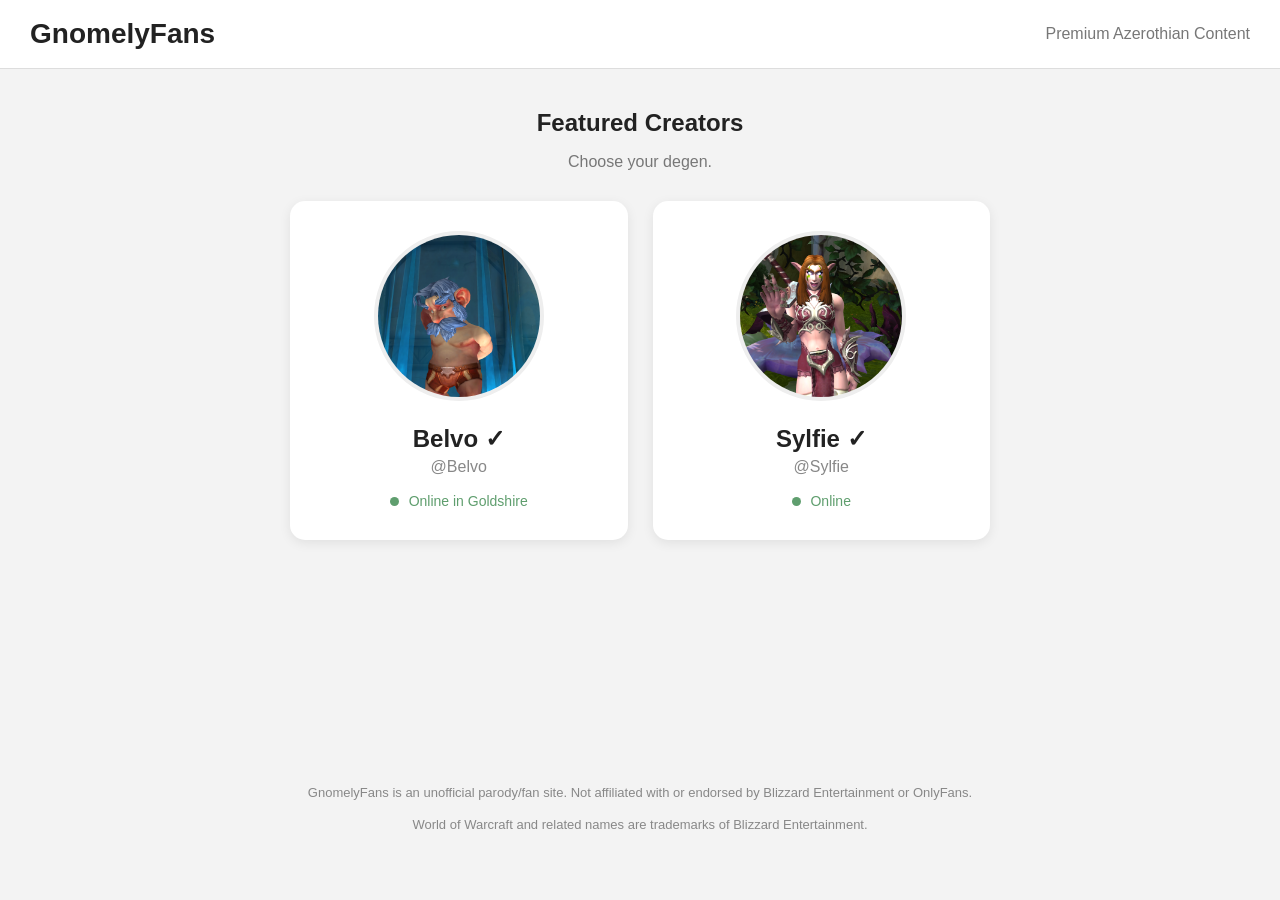
<file: index.html>
<!DOCTYPE html>
<html>
<head>
    <title>GnomelyFans</title>
    <meta charset="UTF-8">
    <meta name="viewport" content="width=device-width, initial-scale=1.0">

    <link rel="icon" type="image/png" href="images/Belvo.png">
    <link rel="stylesheet" href="style.css"?v=2">
</head>

<body>

<header>
    <div class="logo">GnomelyFans</div>
    <div class="tagline">Premium Azerothian Content</div>
</header>

<main>

    <section class="home-intro">
        <h1>Featured Creators</h1>
        <p>Choose your degen.</p>
    </section>

    <section class="creator-grid">

        <a href="belvo.html" class="creator-card">
            <img src="images/Belvo.png" class="creator-picture">

            <h2>Belvo ✓</h2>
            <p>@Belvo</p>

            <span class="creator-status">
                <span class="online-dot"></span>
                Online in Goldshire
            </span>
        </a>


        <a href="sylfie.html" class="creator-card">
            <img src="images/Sylfie.png" class="creator-picture">

            <h2>Sylfie ✓</h2>
            <p>@Sylfie</p>

            <span class="creator-status">
                <span class="online-dot"></span>
                Online
            </span>
        </a>

    </section>

</main>

<footer>
    <p>
        GnomelyFans is an unofficial parody/fan site.
        Not affiliated with or endorsed by Blizzard Entertainment or OnlyFans.
    </p>

    <p>
        World of Warcraft and related names are trademarks of Blizzard Entertainment.
    </p>
</footer>

</body>
</html>
</file>
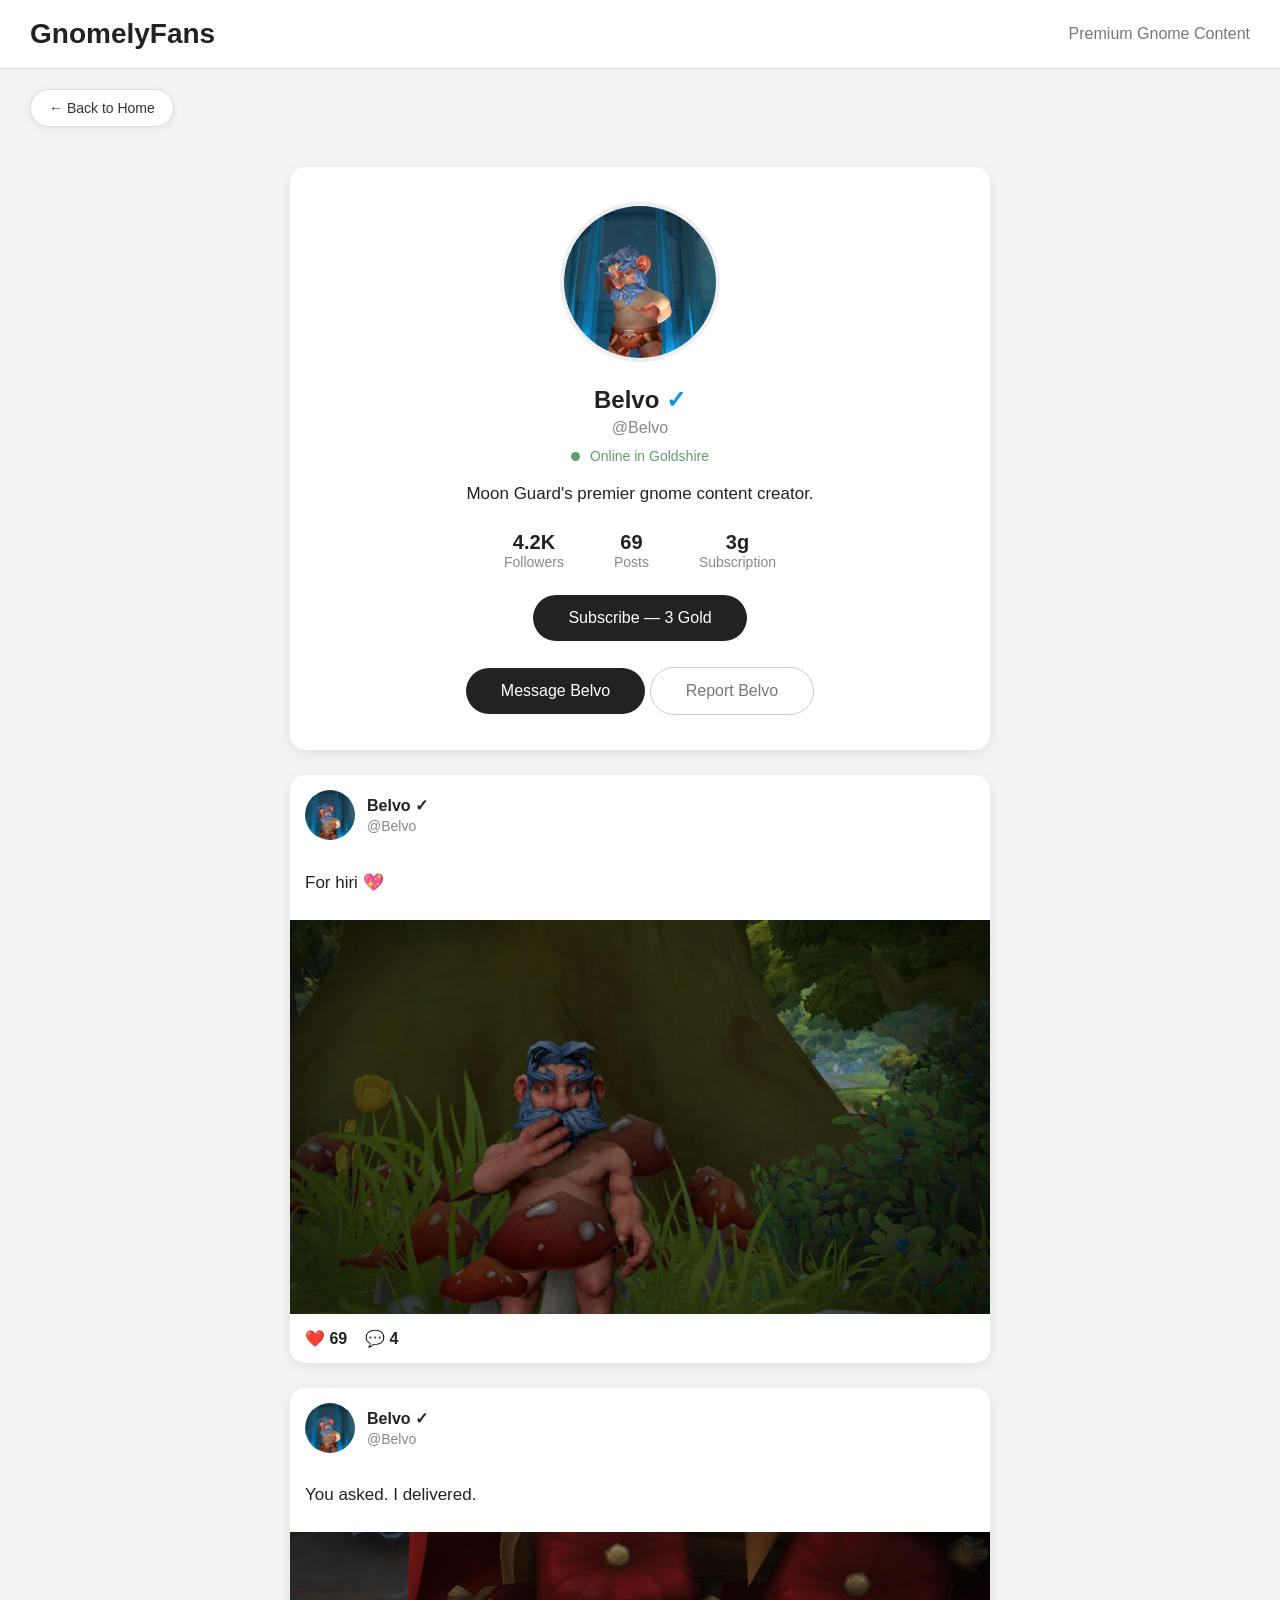
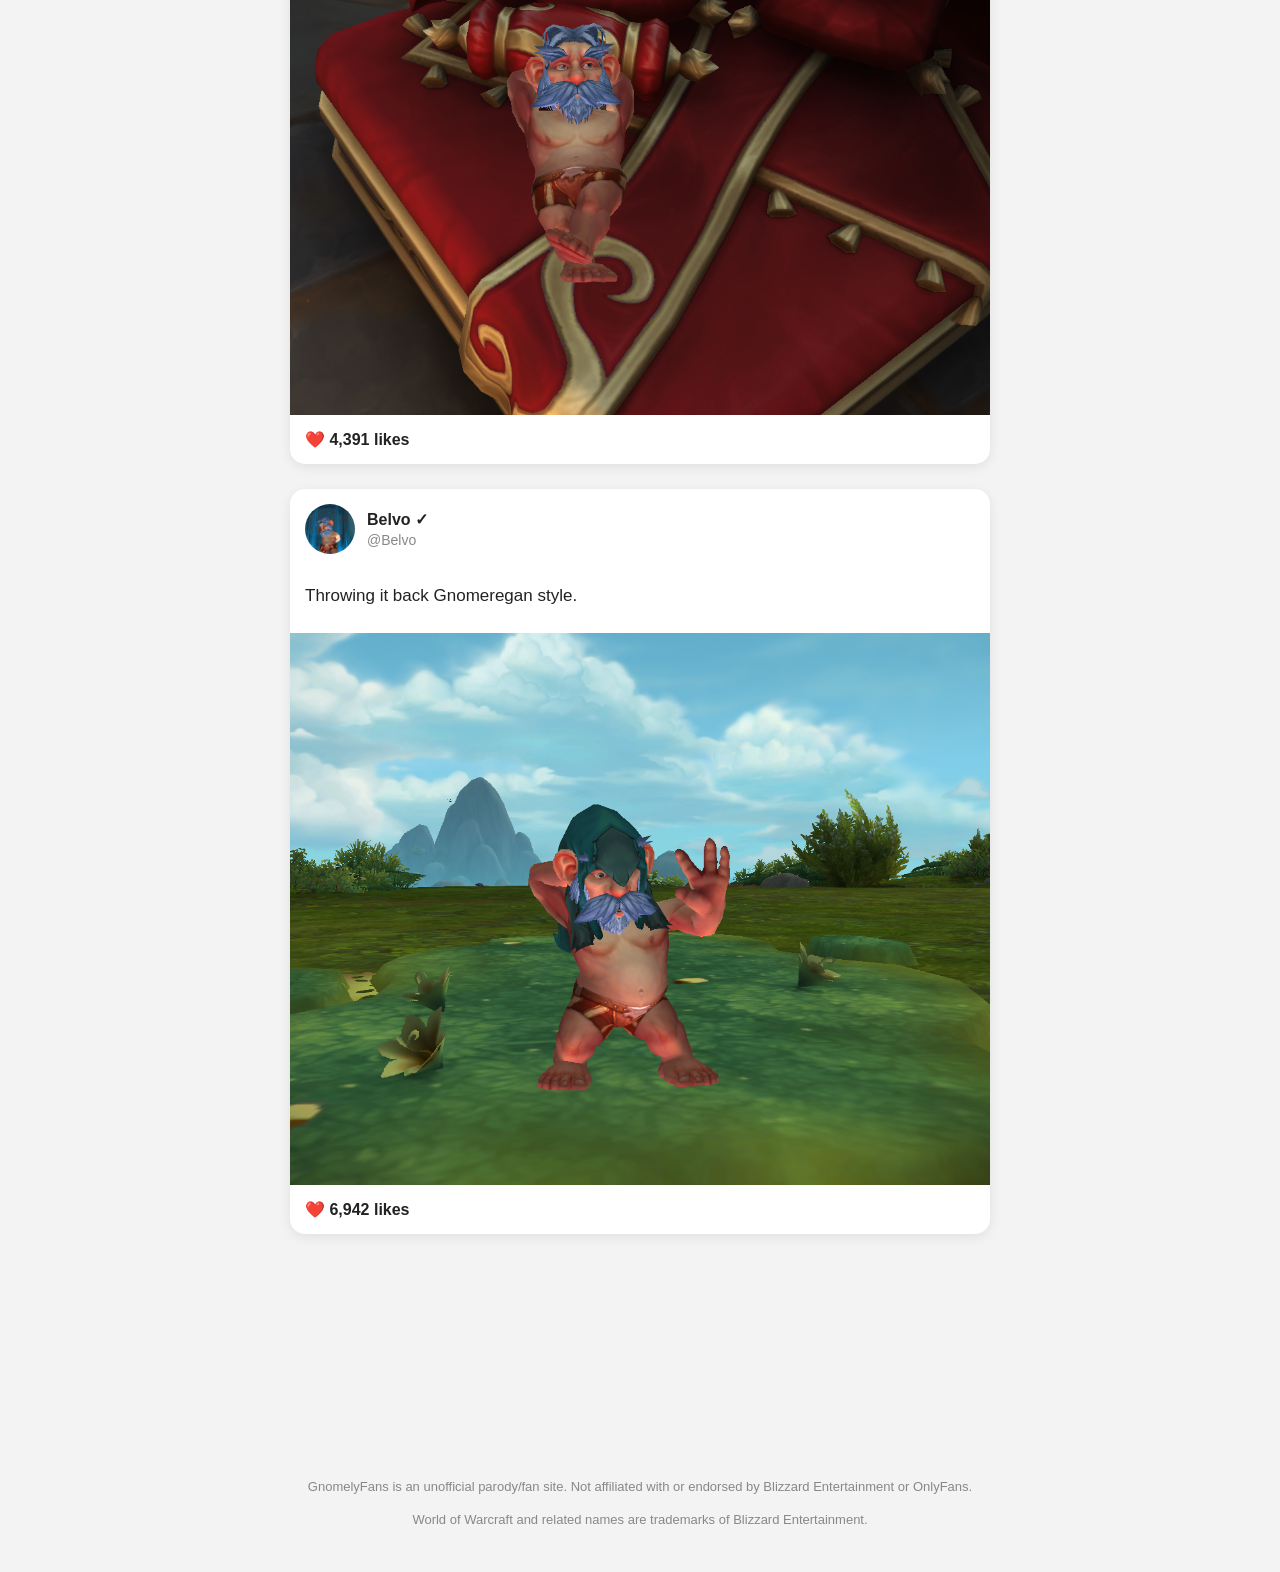
<file: belvo.html>
<!DOCTYPE html>
<html>
<head>
    <title>GnomelyFans</title>
    <meta charset="UTF-8">
    <meta name="viewport" content="width=device-width, initial-scale=1.0">
    
    <link rel="icon" type="image/png" href="images/Belvo.png">
    <link rel="stylesheet" href="style.css?v=5">
</head>

<body>

    <header>
        <div class="logo">GnomelyFans</div>
        <div class="tagline">Premium Gnome Content</div>
    </header>
<a href="index.html" class="home-button">← Back to Home</a>

    <main>

        <section class="profile">

            <img src="images/Belvo.png" class="profile-picture">

            <h1>Belvo <span class="verified">✓</span></h1>

            <p class="username">@Belvo</p>
	   
 <p class="online-status">
    <span class="online-dot"></span>
    Online in Goldshire
</p>
            <p class="bio">
                Moon Guard's premier gnome content creator.<br>
                
            </p>

            <div class="stats">

                <div>
                    <strong>4.2K</strong>
                    <span>Followers</span>
                </div>

                <div>
                    <strong>69</strong>
                    <span>Posts</span>
                </div>

                <div>
                    <strong>3g</strong>
                    <span>Subscription</span>
                </div>

            </div>
<button id="subscribeButton">Subscribe — 3 Gold</button>

<p id="subscriptionMessage"></p>
<button id="messageButton" class="message-button">
    Message Belvo
</button>

<div id="messagePopup" class="popup-overlay">

    <div class="popup-box">

        <button id="closeMessagePopup" class="close-button" type="button">×</button>

        <h2>Message Belvo</h2>

        <form
            id="messageForm"
            class="message-form"
            action="https://formspree.io/f/xoedpkbb"
            method="POST"
        >

            <input type="hidden" name="recipient" value="Belvo">

            <label for="messageName">Your name</label>
            <input
                id="messageName"
                type="text"
                name="name"
                maxlength="100"
                required
            >

           <label for="messageEmail">Your email (Optional)</label>
            <input
                id="messageEmail"
                type="email"
                name="email"
            >

            <label for="messageText">Message</label>
            <textarea
                id="messageText"
                name="message"
                maxlength="2000"
                required
            ></textarea>

            <button type="submit" class="confirm-button">
                Send Message
            </button>

            <p id="messageStatus"></p>

        </form>

    </div>

</div>

<button id="reportButton" class="report-button">
    Report Belvo
</button>
<div id="paymentPopup" class="popup-overlay">

    <div class="popup-box">

        <button id="closePopup" class="close-button">×</button>

        <h2>Subscribe to Belvo</h2>

        <p class="popup-price">3 Gold / month</p>

        <p>
            Gain access to premium gnome content. 
            No refunds.
        </p>

        <div class="payment-summary">
            <span>Monthly subscription</span>
            <strong>3g</strong>
        </div>

        <button id="confirmSubscribe" class="confirm-button">
            Pay 3 Gold
        </button>

        <button id="declineSubscribe" class="decline-button"
			data-message="Belvo will remember this.">
            I cannot financially support this gnome
        </button>

    </div>

</div>

<div id="reportPopup" class="popup-overlay">

    <div class="popup-box">

        <button id="closeReportPopup" class="close-button">×</button>

        <h2>Report Belvo</h2>

        <p>
            Are you sure you want to report this creator?
        </p>

        <button id="submitReport" class="confirm-button">
            Submit Report
        </button>

        <button id="cancelReport" class="decline-button">
            Nevermind
        </button>

    </div>

</div>
        </section>


        <section class="feed">
<div class="post">

    <div class="post-header">

        <img src="images/Belvo.png" class="small-profile-picture">

        <div>
            <strong>Belvo ✓</strong>
            <p>@Belvo</p>
        </div>

    </div>

    <p class="post-text">
        For hiri 💖
    </p>

    <img
        src="images/Belvopic1.png"
        class="post-image"
        alt="Belvo hiding among the mushrooms"
    >

    <div class="post-footer">
        ❤️ 69 &nbsp;&nbsp; 💬 4
    </div>

</div>
            <div class="post">

                <div class="post-header">

                    <img src="images/Belvo.png" class="small-profile-picture">

                    <div>
                        <strong>Belvo ✓</strong>
                        <p>@Belvo</p>
                    </div>

                </div>

                <p class="post-text">
                    You asked. I delivered.
                </p>

                <img src="images/post1.png" class="post-image">

                <div class="post-footer">
                    ❤️ 4,391 likes
                </div>
    		</div>

		<div class="post">
			<div class="post-header">

    <img src="images/Belvo.png" class="small-profile-picture">

    <div>
        <strong>Belvo ✓</strong>
        <p>@Belvo</p>
    </div>

</div>
		<p class="post-text">
       		 Throwing it back Gnomeregan style.
    		</p>

    		<img src="images/post2.png" class="post-image">

    		<div class="post-footer">
       		 ❤️ 6,942 likes
            </div>
		    </div>
        </section>

    </main>
<footer>
    <p>
        GnomelyFans is an unofficial parody/fan site.
        Not affiliated with or endorsed by Blizzard Entertainment or OnlyFans.
    </p>

    <p>
        World of Warcraft and related names are trademarks of Blizzard Entertainment.
    </p>
</footer>
<script src="script.js?v=5"></script>
</body>
</html>
</file>
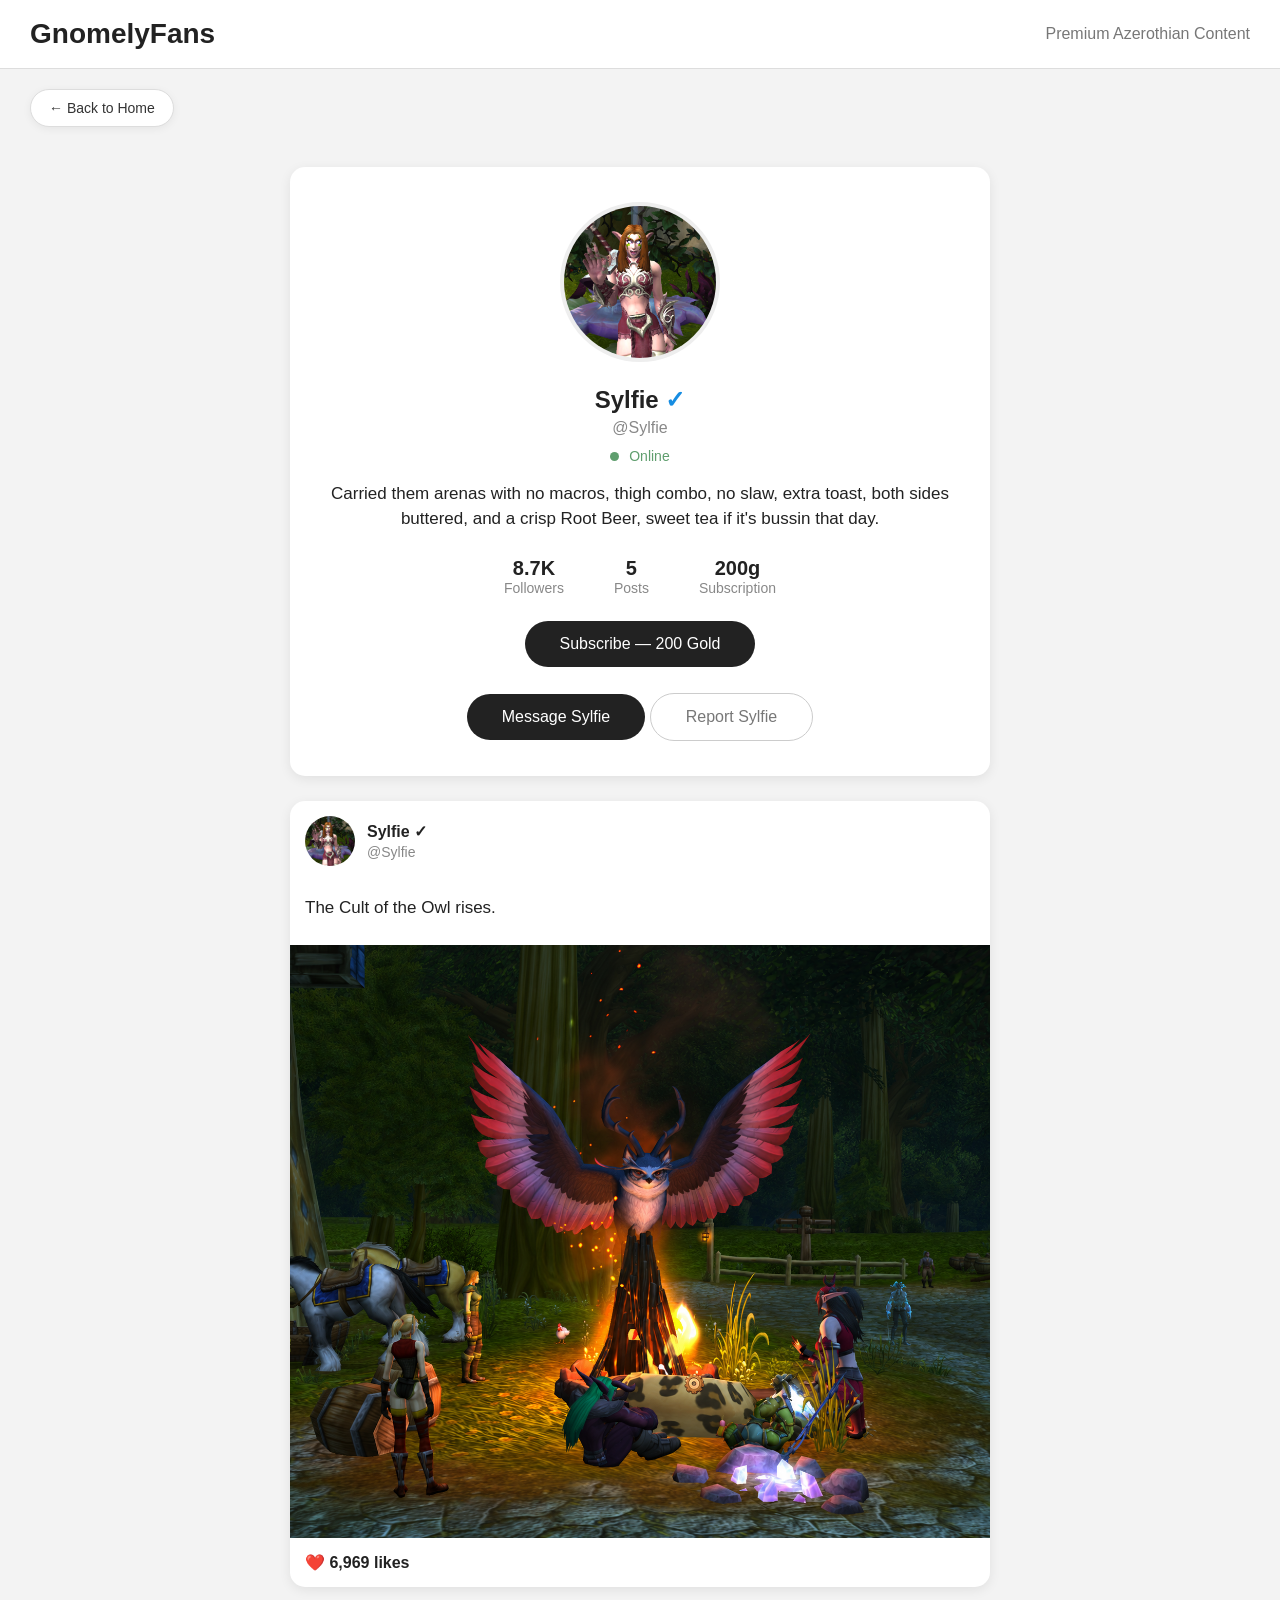
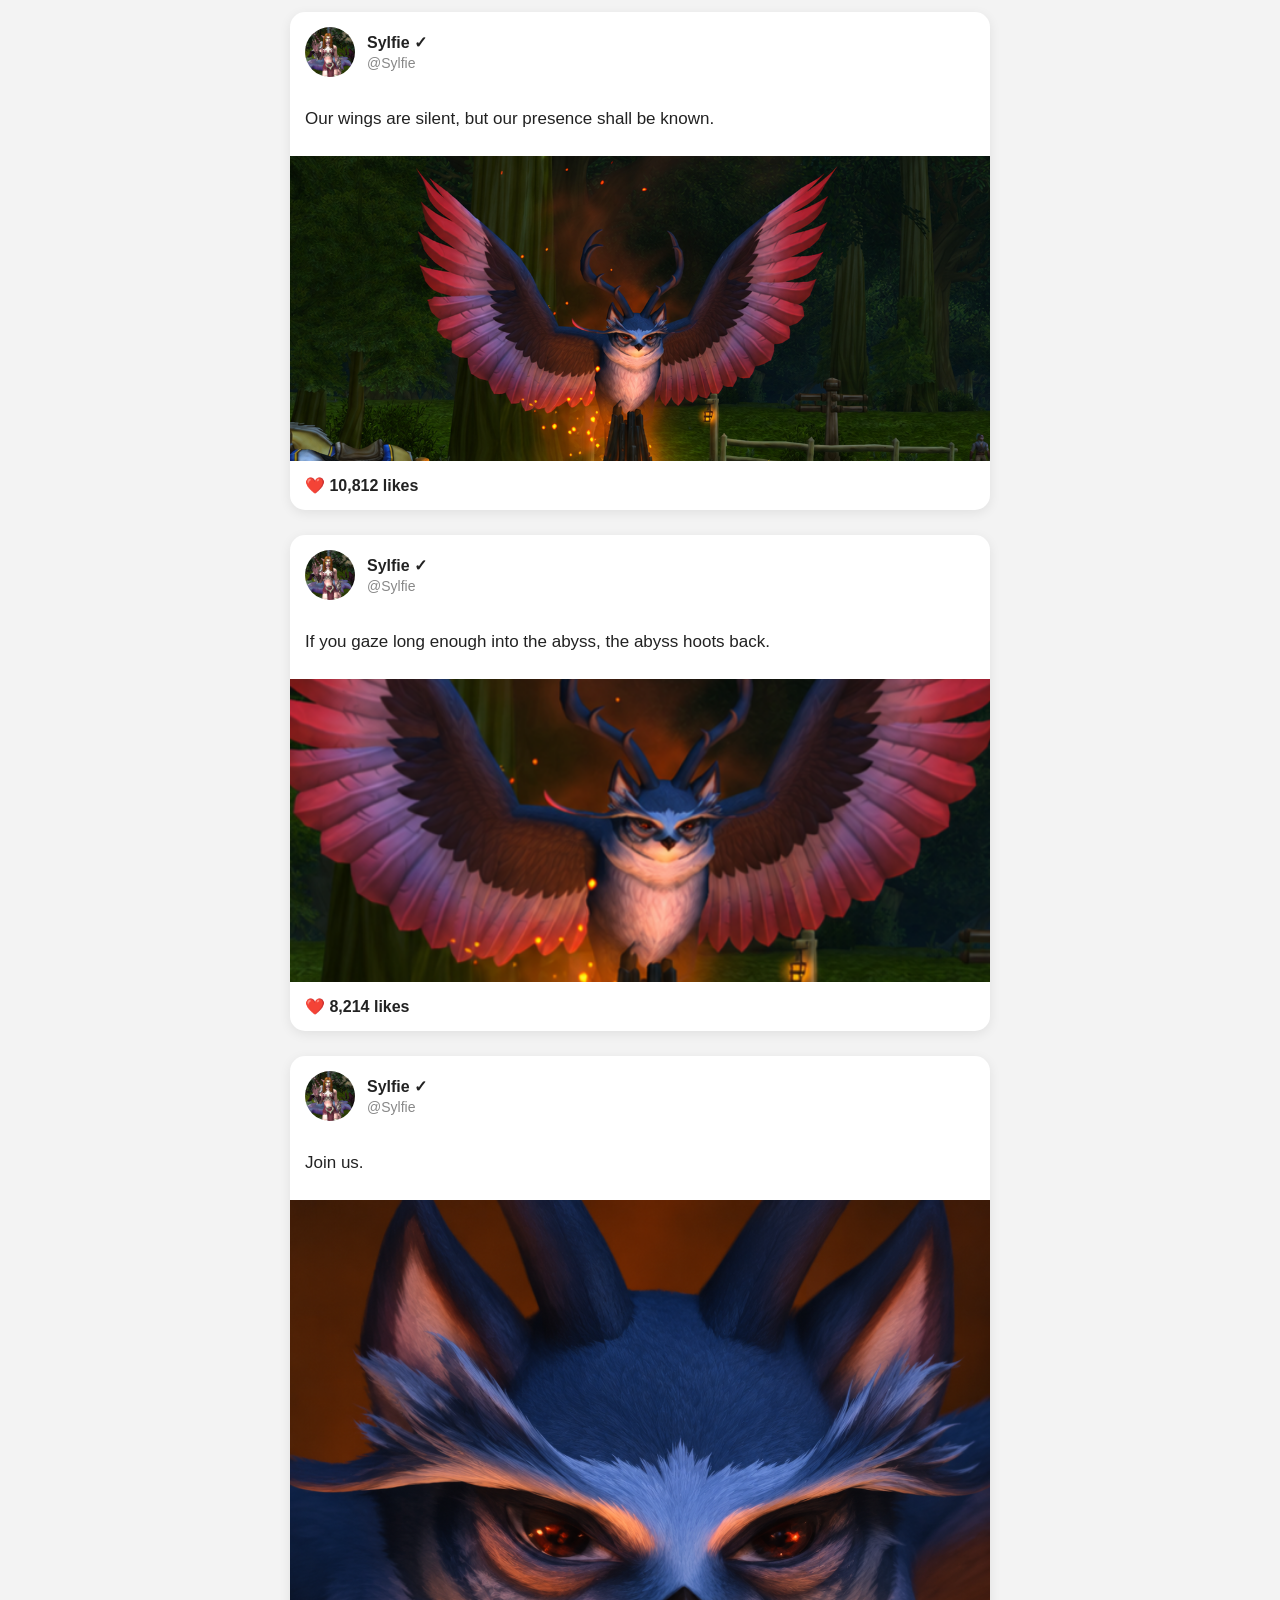
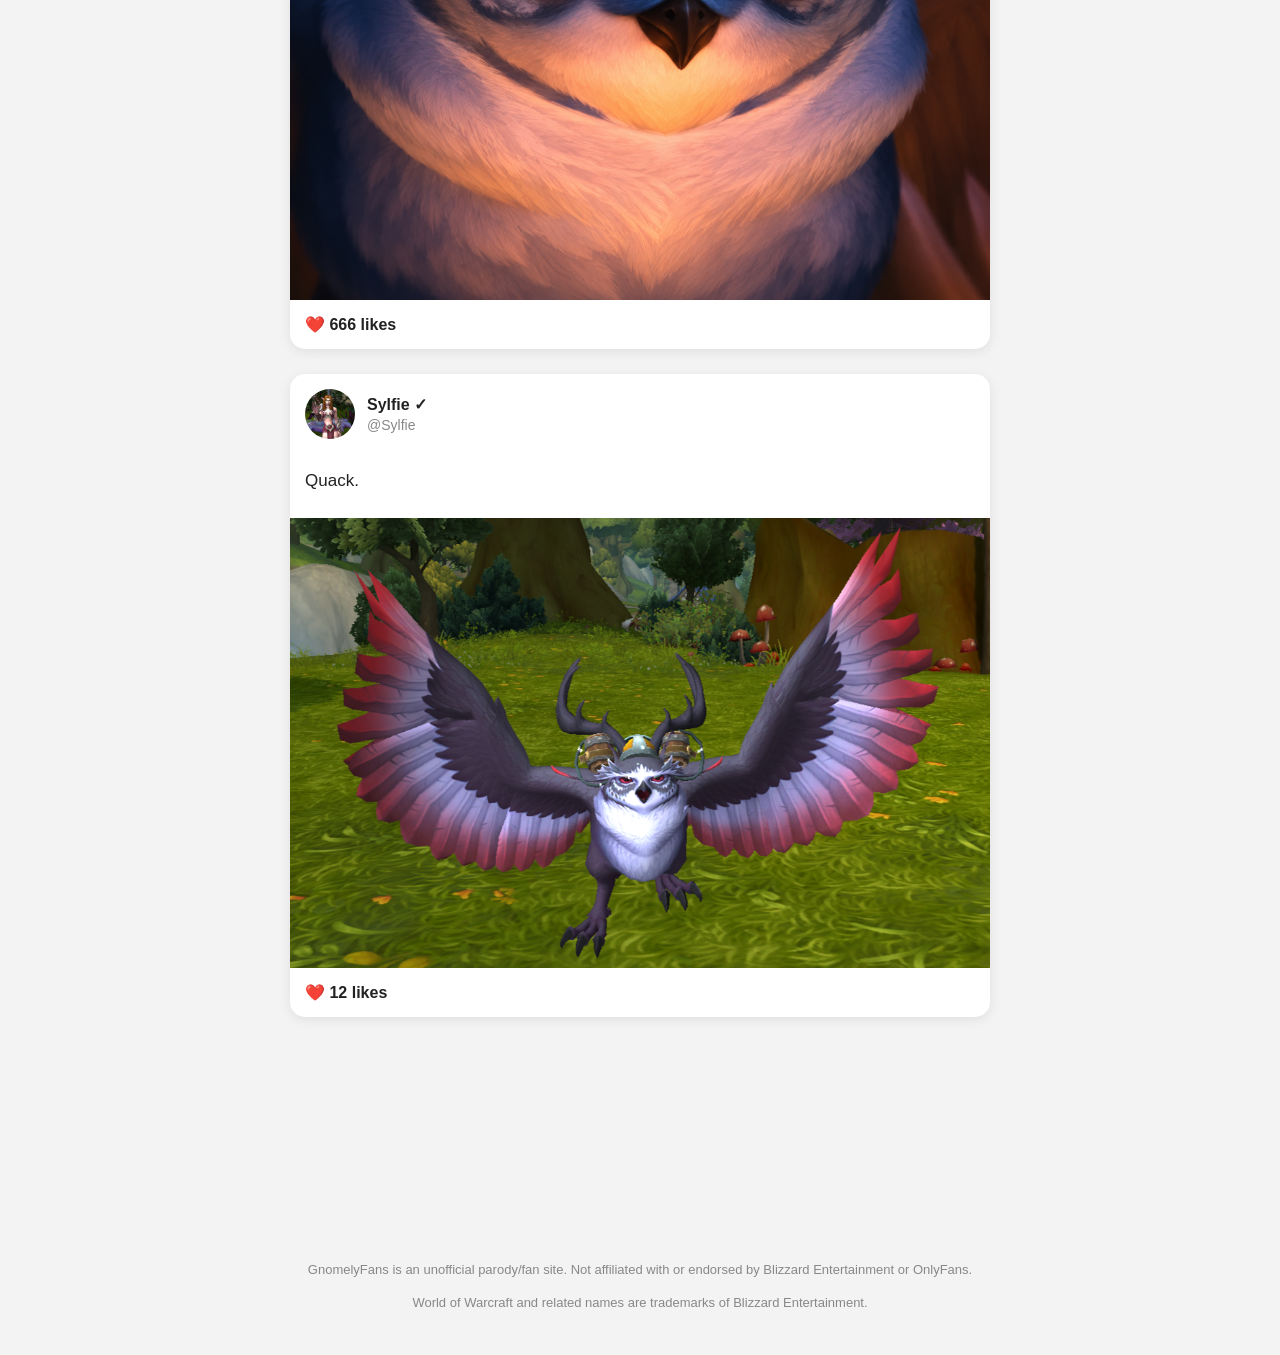
<file: sylfie.html>
<!DOCTYPE html>
<html>
<head>
    <title>GnomelyFans</title>
    <meta charset="UTF-8">
    <meta name="viewport" content="width=device-width, initial-scale=1.0">
    
    <link rel="icon" type="image/png" href="images/Sylfie.png">
    <link rel="stylesheet" href="style.css?v=5">
</head>

<body>

    <header>
        <div class="logo">GnomelyFans</div>
        <div class="tagline">Premium Azerothian Content</div>
    </header>
<a href="index.html" class="home-button">← Back to Home</a>

    <main>

        <section class="profile">

            <img src="images/Sylfie.png" class="profile-picture">

            <h1>Sylfie <span class="verified">✓</span></h1>

            <p class="username">@Sylfie</p>
	   
 <p class="online-status">
    <span class="online-dot"></span>
    Online
</p>
            <p class="bio">
                Carried them arenas with no macros, thigh combo, no slaw, extra toast, both sides buttered, and a crisp Root Beer, sweet tea if it's bussin that day.<br>
                
            </p>

            <div class="stats">

                <div>
                    <strong>8.7K</strong>
                    <span>Followers</span>
                </div>

                <div>
                    <strong>5</strong>
                    <span>Posts</span>
                </div>

                <div>
                    <strong>200g</strong>
                    <span>Subscription</span>
                </div>

            </div>
<button id="subscribeButton">Subscribe — 200 Gold</button>

<p id="subscriptionMessage"></p>
<button id="messageButton" class="message-button">
    Message Sylfie
</button>

<div id="messagePopup" class="popup-overlay">

    <div class="popup-box">

        <button id="closeMessagePopup" class="close-button" type="button">×</button>

        <h2>Message Sylfie</h2>

        <form
            id="messageForm"
            class="message-form"
            action="https://formspree.io/f/xoedpkbb"
            method="POST"
        >

            <input type="hidden" name="recipient" value="Sylfie">

            <label for="messageName">Your name</label>
            <input
                id="messageName"
                type="text"
                name="name"
                maxlength="100"
                required
            >

            <label for="messageEmail">Your email (Optional)</label>
            <input
                id="messageEmail"
                type="email"
                name="email"
            >

            <label for="messageText">Message</label>
            <textarea
                id="messageText"
                name="message"
                maxlength="2000"
                required
            ></textarea>

            <button type="submit" class="confirm-button">
                Send Message
            </button>

            <p id="messageStatus"></p>

        </form>

    </div>

</div>
<button id="reportButton" class="report-button">
    Report Sylfie
</button>
<div id="paymentPopup" class="popup-overlay">

    <div class="popup-box">

        <button id="closePopup" class="close-button">×</button>

        <h2>Subscribe to Sylfie</h2>

        <p class="popup-price">200 Gold / month</p>

        <p>
            Gain access to premium content. 
            No refunds.
        </p>

        <div class="payment-summary">
            <span>Monthly subscription</span>
            <strong>200g</strong>
        </div>

        <button id="confirmSubscribe" class="confirm-button">
            Pay 200 Gold
        </button>

        <button id="declineSubscribe" class="decline-button"
			data-message="Lmao, get your money up.">
            I'm a broke boy.
        </button>

    </div>

</div>

<div id="reportPopup" class="popup-overlay">

    <div class="popup-box">

        <button id="closeReportPopup" class="close-button">×</button>

        <h2>Report Sylfie</h2>

        <p>
            Are you sure you want to report this creator?
        </p>

        <button id="submitReport" class="confirm-button">
            Submit Report
        </button>

        <button id="cancelReport" class="decline-button">
            Nevermind
        </button>

    </div>

</div>
        </section>


        <section class="feed">

            <div class="post">

                <div class="post-header">

                    <img src="images/Sylfie.png" class="small-profile-picture">

                    <div>
                        <strong>Sylfie ✓</strong>
                        <p>@Sylfie</p>
                    </div>

                </div>

                <p class="post-text">
                    The Cult of the Owl rises.
                </p>

                <img src="images/owlcult1.png" class="post-image">

                <div class="post-footer">
                    ❤️ 6,969 likes
                </div>
    		</div>

		<div class="post">
			<div class="post-header">

    <img src="images/Sylfie.png" class="small-profile-picture">

    <div>
        <strong>Sylfie ✓</strong>
        <p>@Sylfie</p>
    </div>

</div>
		<p class="post-text">
       		 Our wings are silent, but our presence shall be known.
    		</p>

    		<img src="images/owlcult2.png" class="post-image">

    		<div class="post-footer">
       		 ❤️ 10,812 likes
            </div>
		    </div>
			<div class="post">

    <div class="post-header">

        <img src="images/Sylfie.png" class="small-profile-picture">

        <div>
            <strong>Sylfie ✓</strong>
            <p>@Sylfie</p>
        </div>

    </div>

    <p class="post-text">
        If you gaze long enough into the abyss, the abyss hoots back.
    </p>

    <img src="images/owlcult3.png" class="post-image">

    <div class="post-footer">
        ❤️ 8,214 likes
    </div>
	</div>
				<div class="post">
			<div class="post-header">

    <img src="images/Sylfie.png" class="small-profile-picture">

    <div>
        <strong>Sylfie ✓</strong>
        <p>@Sylfie</p>
    </div>

</div>
		<p class="post-text">
       		Join us.
    		</p>

    		<img src="images/owlcult4.png" class="post-image">

    		<div class="post-footer">
       		 ❤️ 666 likes
            </div>
		    </div>
			<div class="post">
			<div class="post-header">

    <img src="images/Sylfie.png" class="small-profile-picture">

    <div>
        <strong>Sylfie ✓</strong>
        <p>@Sylfie</p>
    </div>

</div>
		<p class="post-text">
       		Quack.
    		</p>

    		<img src="images/owlcult6.png" class="post-image">

    		<div class="post-footer">
       		 ❤️ 12 likes
            </div>
		    </div>
     
		</section>

    </main>
<footer>
    <p>
        GnomelyFans is an unofficial parody/fan site.
        Not affiliated with or endorsed by Blizzard Entertainment or OnlyFans.
    </p>

    <p>
        World of Warcraft and related names are trademarks of Blizzard Entertainment.
    </p>
</footer>
<script src="script.js?v=5"></script>
</body>
</html>
</file>
<file: style.css>
* {
    box-sizing: border-box;
}

body {
    margin: 0;
    font-family: Arial, sans-serif;
    background-color: #f3f3f3;
    color: #222;
}


/* HEADER */

header {
    background-color: white;
    border-bottom: 1px solid #ddd;
    padding: 18px 30px;
    display: flex;
    align-items: center;
    justify-content: space-between;
}

.logo {
    font-size: 28px;
    font-weight: bold;
}

.tagline {
    color: #777;
}


/* MAIN PAGE */

main {
    max-width: 700px;
    margin: 40px auto;
}


/* PROFILE */

.profile {
    background-color: white;
    text-align: center;
    padding: 35px;
    border-radius: 15px;
    margin-bottom: 25px;
    box-shadow: 0 3px 12px rgba(0,0,0,0.08);
}

.profile-picture {
    width: 160px;
    height: 160px;
    object-fit: cover;
    border-radius: 50%;
    border: 4px solid #eee;
}

.profile h1 {
    margin-bottom: 5px;
}

.verified {
    color: #168de2;
}

.username {
    color: #888;
    margin-top: 0;
}

.bio {
    font-size: 17px;
    line-height: 1.5;
}


/* STATS */

.stats {
    display: flex;
    justify-content: center;
    gap: 50px;
    margin: 25px 0;
}

.stats div {
    display: flex;
    flex-direction: column;
}

.stats strong {
    font-size: 20px;
}

.stats span {
    color: #888;
    font-size: 14px;
}


/* BUTTON */

button {
    background-color: #222;
    color: white;
    border: none;
    padding: 14px 35px;
    font-size: 16px;
    border-radius: 30px;
    cursor: pointer;
}

button:hover {
    background-color: #444;
}


/* POSTS */

.post {
    background-color: white;
    border-radius: 15px;
    overflow: hidden;
    box-shadow: 0 3px 12px rgba(0,0,0,0.08);
    margin-bottom: 25px;
}

.post-header {
    display: flex;
    align-items: center;
    padding: 15px;
}

.post-header p {
    margin: 3px 0 0;
    color: #888;
    font-size: 14px;
}

.small-profile-picture {
    width: 50px;
    height: 50px;
    object-fit: cover;
    border-radius: 50%;
    margin-right: 12px;
}

.post-text {
    padding: 0 15px 10px;
    font-size: 17px;
}

.post-image {
    width: 100%;
    display: block;
}

.post-footer {
    padding: 15px;
    font-weight: bold;
}
#subscriptionMessage {
    margin-top: 15px;
    font-weight: bold;
    color: #555;
}
/* PAYMENT POPUP */

.popup-overlay {
    display: none;
    position: fixed;
    top: 0;
    left: 0;
    width: 100%;
    height: 100%;
    background-color: rgba(0, 0, 0, 0.65);
    justify-content: center;
    align-items: center;
    z-index: 1000;
}

.popup-box {
    position: relative;
    background-color: white;
    width: 380px;
    max-width: 90%;
    padding: 30px;
    border-radius: 18px;
    box-shadow: 0 10px 40px rgba(0, 0, 0, 0.3);
    text-align: center;
}

.popup-box h2 {
    margin-top: 0;
}

.popup-price {
    font-size: 24px;
    font-weight: bold;
}

.payment-summary {
    display: flex;
    justify-content: space-between;
    padding: 15px;
    margin: 20px 0;
    background-color: #f3f3f3;
    border-radius: 10px;
}

.close-button {
    position: absolute;
    top: 10px;
    right: 12px;
    background: none;
    color: #777;
    padding: 0;
    font-size: 28px;
}

.close-button:hover {
    background: none;
    color: black;
}

.confirm-button {
    width: 100%;
    margin-bottom: 10px;
}

.decline-button {
    width: 100%;
    background-color: #e7e7e7;
    color: #333;
}

.decline-button:hover {
    background-color: #d5d5d5;
}

.report-button {
    margin-top: 10px;
    background-color: transparent;
    color: #777;
    border: 1px solid #ccc;
}

.online-status {
    color: #5f9e6e;
    font-size: 14px;
    margin-top: -5px;
    margin-bottom: 15px;
}

.online-dot {
    display: inline-block;
    width: 9px;
    height: 9px;
    background-color: #5f9e6e;
    border-radius: 50%;
    margin-right: 6px;
}
.report-button:hover {
    background-color: #eee;
    color: #333;
}
/* HOMEPAGE */

.home-intro {
    text-align: center;
    margin-bottom: 30px;
}

.home-intro h1 {
    margin-bottom: 8px;
}

.home-intro p {
    color: #777;
}

.creator-grid {
    display: grid;
    grid-template-columns: repeat(2, 1fr);
    gap: 25px;
}

.creator-card {
    background-color: white;
    padding: 30px;
    border-radius: 15px;
    text-align: center;
    text-decoration: none;
    color: #222;
    box-shadow: 0 3px 12px rgba(0,0,0,0.08);
    transition: transform 0.2s ease, box-shadow 0.2s ease;
}

.creator-card:hover {
    transform: translateY(-5px);
    box-shadow: 0 8px 22px rgba(0,0,0,0.14);
}

.creator-picture {
    width: 170px;
    height: 170px;
    object-fit: cover;
    border-radius: 50%;
    border: 4px solid #eee;
}

.creator-card h2 {
    margin-bottom: 5px;
}

.creator-card p {
    margin-top: 0;
    color: #888;
}

.creator-status {
    color: #5f9e6e;
    font-size: 14px;
}

@media (max-width: 600px) {
    .creator-grid {
        grid-template-columns: 1fr;
    }
}
footer {
    margin-top: 200px;
    text-align: center;
    color: #888;
    font-size: 13px;
    padding: 30px 20px;
    line-height: 1.5;
}
.home-button {
    display: inline-block;
    margin: 20px 0 0 30px;
    padding: 10px 18px;
    background-color: white;
    color: #333;
    text-decoration: none;
    border-radius: 25px;
    border: 1px solid #ddd;
    font-size: 14px;
    box-shadow: 0 2px 8px rgba(0,0,0,0.06);
}

.home-button:hover {
    background-color: #eee;
}

/* MESSAGING */

.message-button {
    margin-top: 10px;
    background-color: #222;
}

.message-form {
    text-align: left;
}

.message-form label {
    display: block;
    margin: 15px 0 6px;
    font-weight: bold;
    font-size: 14px;
}

.message-form input,
.message-form textarea {
    width: 100%;
    padding: 12px;
    border: 1px solid #ccc;
    border-radius: 10px;
    font-family: Arial, sans-serif;
    font-size: 15px;
}

.message-form textarea {
    min-height: 130px;
    resize: vertical;
}

.message-form .confirm-button {
    margin-top: 18px;
}

#messageStatus {
    text-align: center;
    font-weight: bold;
    color: #555;
}
</file>
